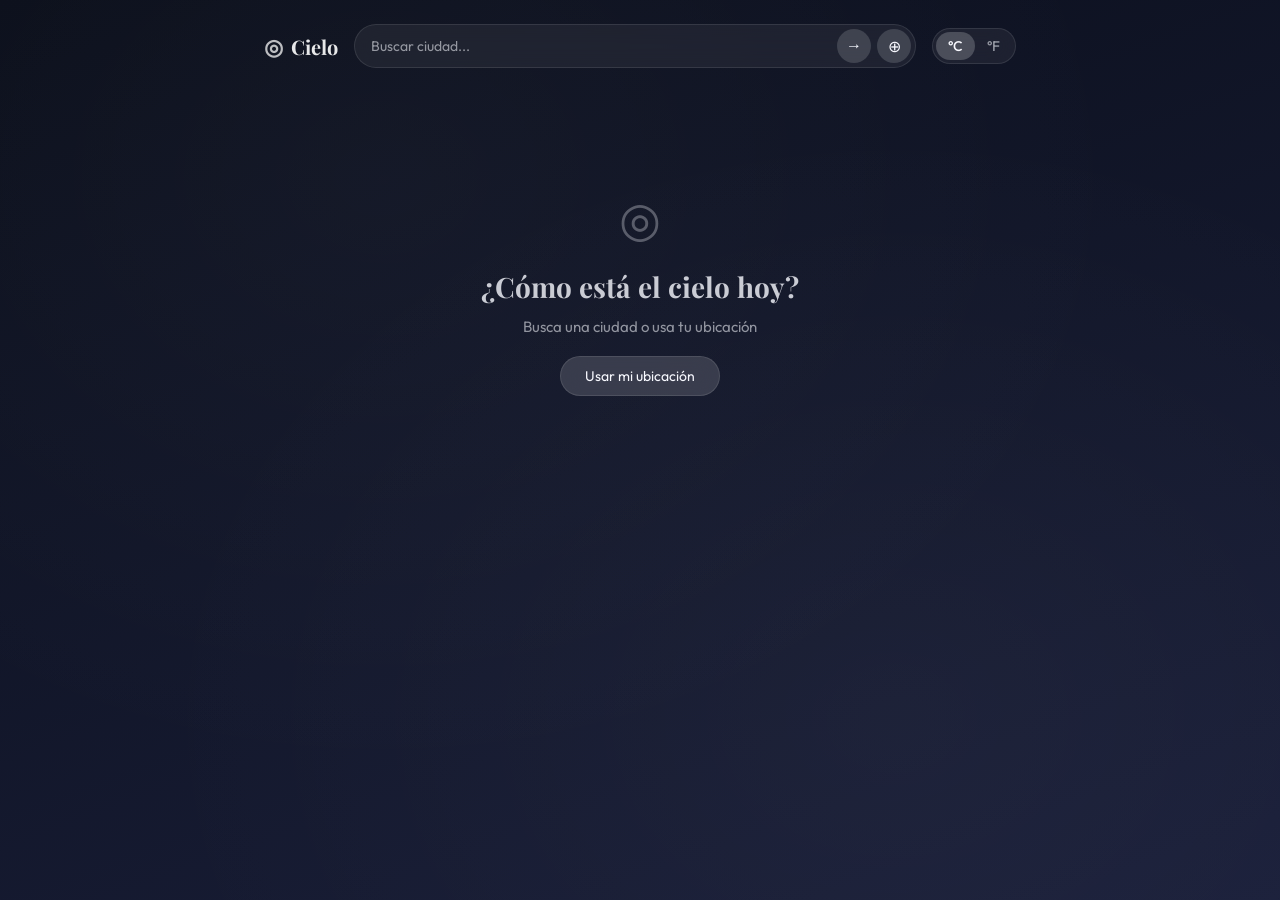
<file: Cielo/index.html>
<!DOCTYPE html>
<html lang="es">
<head>
  <meta charset="UTF-8"/>
  <meta name="viewport" content="width=device-width, initial-scale=1.0"/>
  <title>Cielo — App del Tiempo</title>
  <link rel="stylesheet" href="style.css"/>
</head>
<body>
  <div class="bg-scene" id="bg-scene">
    <div class="bg-layer layer-1"></div>
    <div class="bg-layer layer-2"></div>
    <div class="particles" id="particles"></div>
  </div>

  <div class="app">
    <!-- Search bar -->
    <header class="header">
      <div class="brand">
        <span class="brand-icon">◎</span>
        <span>Cielo</span>
      </div>
      <div class="search-wrap">
        <input type="text" id="search-input" placeholder="Buscar ciudad..." autocomplete="off"/>
        <button class="search-btn" id="search-btn">→</button>
        <button class="geo-btn" id="geo-btn" title="Usar mi ubicación">⊕</button>
        <ul class="autocomplete" id="autocomplete"></ul>
      </div>
      <div class="unit-toggle">
        <button class="unit-btn active" id="btn-celsius">°C</button>
        <button class="unit-btn" id="btn-fahrenheit">°F</button>
      </div>
    </header>

    <!-- Main weather -->
    <main class="main" id="main">
      <div class="loading-state" id="loading">
        <div class="spinner"></div>
        <p>Obteniendo el tiempo...</p>
      </div>

      <div class="weather-content" id="weather-content" style="display:none">
        <div class="current-weather">
          <div class="location-info">
            <h1 id="city-name">—</h1>
            <p id="country-name" class="country"></p>
            <p id="weather-desc" class="desc"></p>
          </div>
          <div class="temp-display">
            <span id="temp-main" class="temp-main">—</span>
            <span class="temp-unit-label" id="temp-unit-label">°C</span>
          </div>
        </div>

        <div class="stats-row">
          <div class="stat-card">
            <div class="stat-icon">💧</div>
            <div class="stat-value" id="humidity">—</div>
            <div class="stat-label">Humedad</div>
          </div>
          <div class="stat-card">
            <div class="stat-icon">💨</div>
            <div class="stat-value" id="wind">—</div>
            <div class="stat-label">Viento</div>
          </div>
          <div class="stat-card">
            <div class="stat-icon">👁️</div>
            <div class="stat-value" id="visibility">—</div>
            <div class="stat-label">Visibilidad</div>
          </div>
          <div class="stat-card">
            <div class="stat-icon">🌡️</div>
            <div class="stat-value" id="feels-like">—</div>
            <div class="stat-label">Sensación</div>
          </div>
        </div>

        <!-- 5-day forecast -->
        <section class="forecast-section">
          <h2 class="section-title">Próximos 5 días</h2>
          <div class="forecast-list" id="forecast-list"></div>
        </section>
      </div>

      <div class="error-state" id="error-state" style="display:none">
        <div class="error-icon">⚠</div>
        <p id="error-msg">Algo salió mal</p>
        <button class="btn-retry" id="btn-retry">Reintentar</button>
      </div>

      <div class="welcome-state" id="welcome-state">
        <div class="welcome-icon">◎</div>
        <h2>¿Cómo está el cielo hoy?</h2>
        <p>Busca una ciudad o usa tu ubicación</p>
        <button class="btn-geo-welcome" id="btn-geo-welcome">Usar mi ubicación</button>
      </div>
    </main>
  </div>

  <script src="app.js"></script>
</body>
</html>
</file>
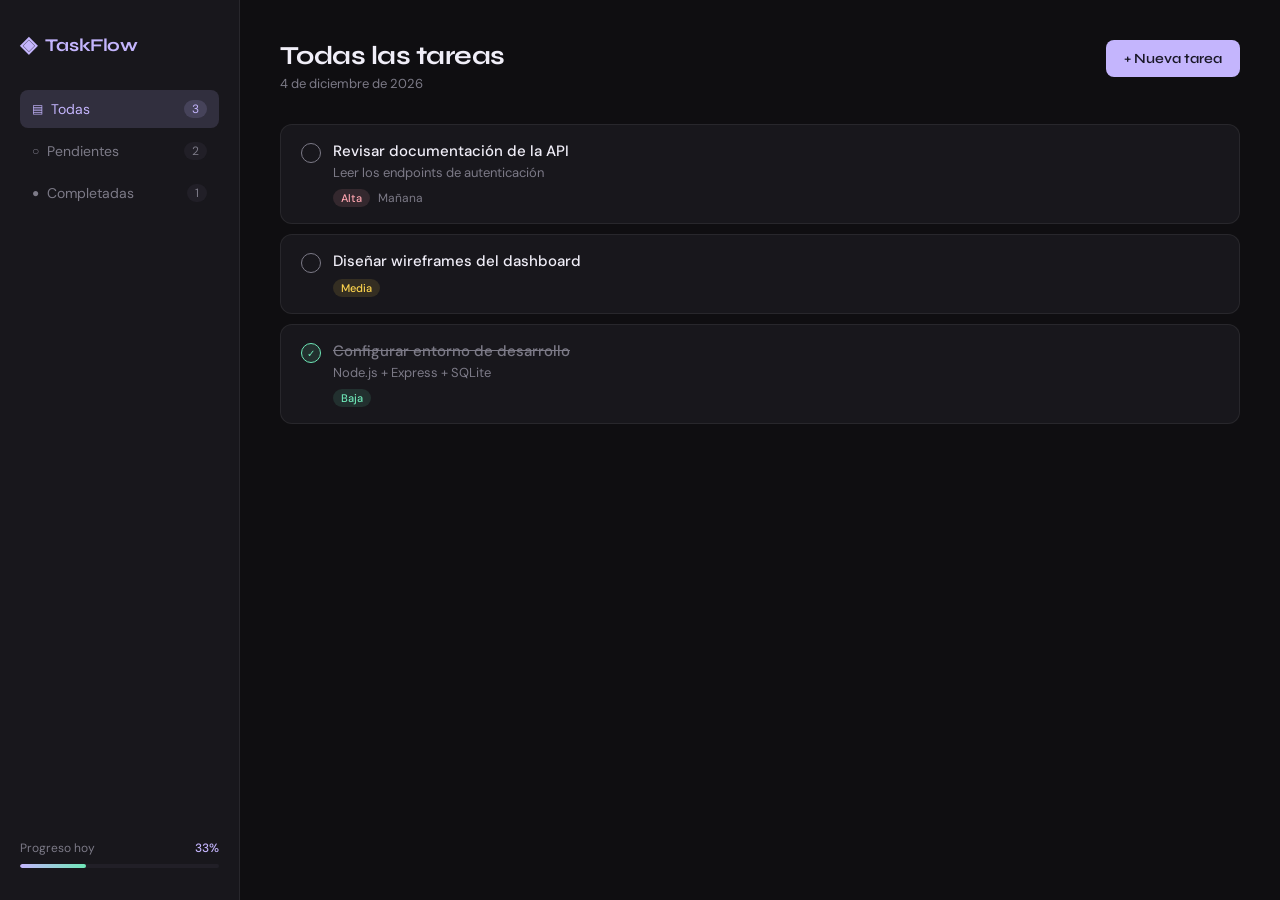
<file: TaskFlow/index.html>
<!DOCTYPE html>
<html lang="es">
<head>
  <meta charset="UTF-8" />
  <meta name="viewport" content="width=device-width, initial-scale=1.0"/>
  <title>TaskFlow — Gestor de Tareas</title>
  <link rel="stylesheet" href="style.css" />
</head>
<body>
  <div class="app">
    <!-- Sidebar -->
    <aside class="sidebar">
      <div class="logo">
        <span class="logo-icon">◈</span>
        <span>TaskFlow</span>
      </div>
      <nav class="filters">
        <button class="filter-btn active" data-filter="all">
          <span class="filter-icon">▤</span> Todas
          <span class="count" id="count-all">0</span>
        </button>
        <button class="filter-btn" data-filter="pending">
          <span class="filter-icon">○</span> Pendientes
          <span class="count" id="count-pending">0</span>
        </button>
        <button class="filter-btn" data-filter="done">
          <span class="filter-icon">●</span> Completadas
          <span class="count" id="count-done">0</span>
        </button>
      </nav>
      <div class="sidebar-footer">
        <div class="progress-label">
          <span>Progreso hoy</span>
          <span id="progress-text">0%</span>
        </div>
        <div class="progress-bar">
          <div class="progress-fill" id="progress-fill"></div>
        </div>
      </div>
    </aside>

    <!-- Main -->
    <main class="main">
      <header class="top-bar">
        <div>
          <h1 id="filter-title">Todas las tareas</h1>
          <p class="date" id="today-date"></p>
        </div>
        <button class="btn-new" id="btn-open-modal">+ Nueva tarea</button>
      </header>

      <div class="task-list" id="task-list"></div>

      <div class="empty-state" id="empty-state" style="display:none">
        <div class="empty-icon">✦</div>
        <p>No hay tareas aquí</p>
        <span>Añade una nueva para empezar</span>
      </div>
    </main>
  </div>

  <!-- Modal -->
  <div class="modal-overlay" id="modal-overlay">
    <div class="modal">
      <div class="modal-header">
        <h2 id="modal-title">Nueva tarea</h2>
        <button class="modal-close" id="modal-close">✕</button>
      </div>
      <div class="modal-body">
        <div class="field">
          <label>Título</label>
          <input type="text" id="input-title" placeholder="¿Qué necesitas hacer?" />
        </div>
        <div class="field">
          <label>Descripción (opcional)</label>
          <textarea id="input-desc" rows="3" placeholder="Añade más detalles..."></textarea>
        </div>
        <div class="field-row">
          <div class="field">
            <label>Prioridad</label>
            <select id="input-priority">
              <option value="low">Baja</option>
              <option value="medium" selected>Media</option>
              <option value="high">Alta</option>
            </select>
          </div>
          <div class="field">
            <label>Fecha límite</label>
            <input type="date" id="input-date" />
          </div>
        </div>
      </div>
      <div class="modal-footer">
        <button class="btn-cancel" id="btn-cancel">Cancelar</button>
        <button class="btn-save" id="btn-save">Guardar tarea</button>
      </div>
    </div>
  </div>

  <script src="app.js"></script>
</body>
</html>
</file>
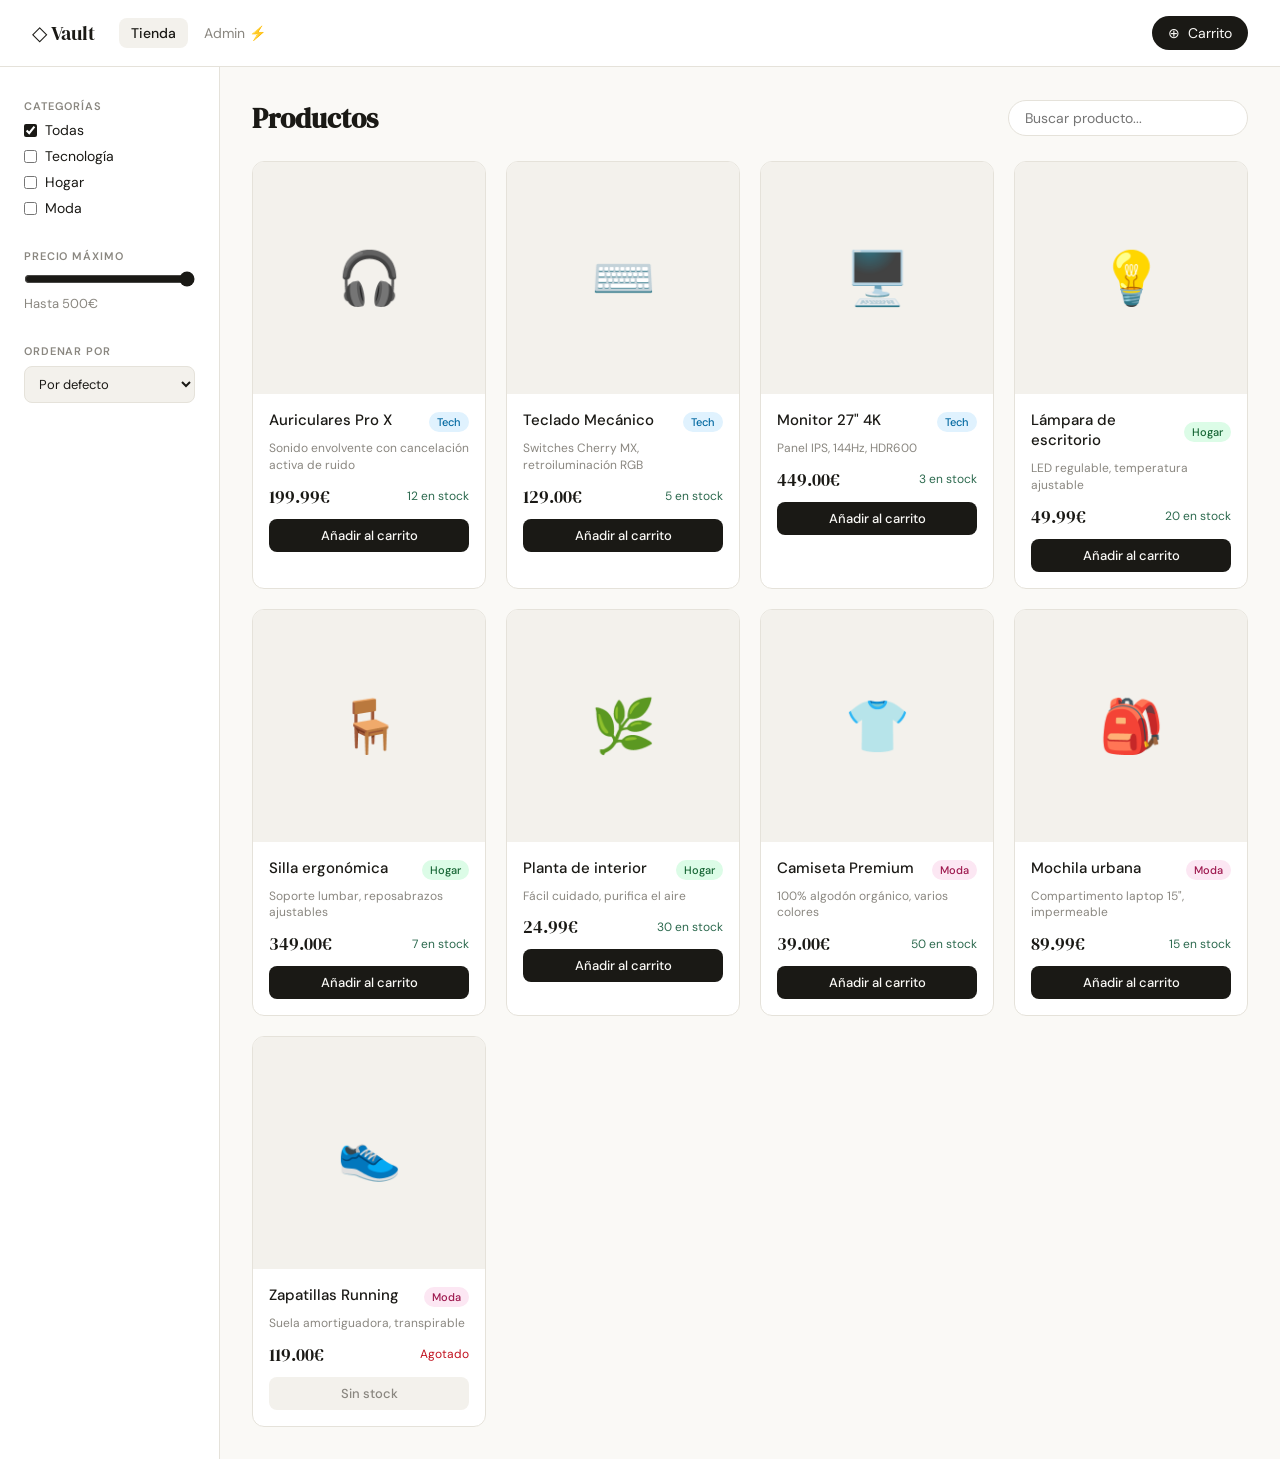
<file: Vault/index.html>
<!DOCTYPE html>
<html lang="es">
<head>
  <meta charset="UTF-8"/>
  <meta name="viewport" content="width=device-width, initial-scale=1.0"/>
  <title>Vault — Tienda</title>
  <link rel="stylesheet" href="style.css"/>
</head>
<body>
  <!-- NAV -->
  <nav class="nav">
    <a class="nav-brand" href="#" onclick="showPage('shop')">◇ Vault</a>
    <div class="nav-links">
      <button class="nav-link active" id="nav-shop" onclick="showPage('shop')">Tienda</button>
      <button class="nav-link" id="nav-admin" onclick="showPage('admin')">Admin ⚡</button>
    </div>
    <button class="cart-btn" id="cart-btn">
      <span class="cart-icon">⊕</span>
      <span>Carrito</span>
      <span class="cart-badge" id="cart-badge" style="display:none">0</span>
    </button>
  </nav>

  <!-- SHOP PAGE -->
  <div class="page" id="page-shop">
    <div class="shop-layout">
      <!-- Sidebar filtros -->
      <aside class="shop-sidebar">
        <div class="filter-group">
          <div class="filter-title">Categorías</div>
          <label class="filter-item"><input type="checkbox" value="all" checked onchange="filterProducts()"> Todas</label>
          <label class="filter-item"><input type="checkbox" value="tech" onchange="filterProducts()"> Tecnología</label>
          <label class="filter-item"><input type="checkbox" value="home" onchange="filterProducts()"> Hogar</label>
          <label class="filter-item"><input type="checkbox" value="fashion" onchange="filterProducts()"> Moda</label>
        </div>
        <div class="filter-group">
          <div class="filter-title">Precio máximo</div>
          <input type="range" min="0" max="500" value="500" id="price-range" oninput="updatePriceFilter(this.value)"/>
          <div class="price-label">Hasta <span id="price-label">500</span>€</div>
        </div>
        <div class="filter-group">
          <div class="filter-title">Ordenar por</div>
          <select id="sort-select" onchange="filterProducts()">
            <option value="default">Por defecto</option>
            <option value="price-asc">Precio: menor a mayor</option>
            <option value="price-desc">Precio: mayor a menor</option>
            <option value="name">Nombre A-Z</option>
          </select>
        </div>
      </aside>

      <!-- Grid productos -->
      <div class="shop-main">
        <div class="shop-header">
          <h1 class="shop-title">Productos</h1>
          <div class="search-bar">
            <input type="text" id="product-search" placeholder="Buscar producto..." oninput="filterProducts()"/>
          </div>
        </div>
        <div class="product-grid" id="product-grid"></div>
      </div>
    </div>
  </div>

  <!-- ADMIN PAGE -->
  <div class="page" id="page-admin" style="display:none">
    <div class="admin-layout">
      <div class="admin-header">
        <h1>Panel de administración</h1>
        <button class="btn-primary" onclick="openProductModal()">+ Añadir producto</button>
      </div>

      <!-- Stats -->
      <div class="stats-grid">
        <div class="stat-card">
          <div class="stat-val" id="stat-products">0</div>
          <div class="stat-name">Productos</div>
        </div>
        <div class="stat-card">
          <div class="stat-val" id="stat-orders">0</div>
          <div class="stat-name">Pedidos simulados</div>
        </div>
        <div class="stat-card">
          <div class="stat-val" id="stat-revenue">0€</div>
          <div class="stat-name">Ingresos (demo)</div>
        </div>
        <div class="stat-card">
          <div class="stat-val" id="stat-stock">0</div>
          <div class="stat-name">Unidades en stock</div>
        </div>
      </div>

      <!-- Table -->
      <div class="admin-table-wrap">
        <table class="admin-table" id="admin-table">
          <thead>
            <tr>
              <th>Producto</th>
              <th>Categoría</th>
              <th>Precio</th>
              <th>Stock</th>
              <th>Acciones</th>
            </tr>
          </thead>
          <tbody id="admin-tbody"></tbody>
        </table>
      </div>
    </div>
  </div>

  <!-- CARRITO -->
  <div class="cart-overlay" id="cart-overlay" onclick="if(event.target===this)closeCart()"></div>
  <div class="cart-panel" id="cart-panel">
    <div class="cart-header">
      <h2>Tu carrito</h2>
      <button class="cart-close" onclick="closeCart()">✕</button>
    </div>
    <div class="cart-items" id="cart-items"></div>
    <div class="cart-empty" id="cart-empty">
      <div>⊕</div>
      <p>Tu carrito está vacío</p>
    </div>
    <div class="cart-footer" id="cart-footer" style="display:none">
      <div class="cart-total">
        <span>Total</span>
        <span id="cart-total-price">0€</span>
      </div>
      <button class="btn-checkout" onclick="checkout()">Finalizar compra (demo)</button>
    </div>
  </div>

  <!-- PRODUCT MODAL (admin) -->
  <div class="modal-overlay" id="product-modal-overlay">
    <div class="modal">
      <div class="modal-header">
        <h2 id="product-modal-title">Nuevo producto</h2>
        <button onclick="closeProductModal()">✕</button>
      </div>
      <div class="modal-body">
        <input type="hidden" id="edit-product-id"/>
        <div class="field"><label>Nombre</label><input type="text" id="edit-name" placeholder="Nombre del producto"/></div>
        <div class="field"><label>Precio (€)</label><input type="number" id="edit-price" min="0" step="0.01"/></div>
        <div class="field">
          <label>Categoría</label>
          <select id="edit-category">
            <option value="tech">Tecnología</option>
            <option value="home">Hogar</option>
            <option value="fashion">Moda</option>
          </select>
        </div>
        <div class="field"><label>Stock</label><input type="number" id="edit-stock" min="0"/></div>
        <div class="field"><label>Descripción</label><textarea id="edit-desc" rows="3"></textarea></div>
        <div class="field"><label>Emoji del producto</label><input type="text" id="edit-emoji" placeholder="📱"/></div>
      </div>
      <div class="modal-footer">
        <button onclick="closeProductModal()" class="btn-secondary">Cancelar</button>
        <button onclick="saveProduct()" class="btn-primary">Guardar</button>
      </div>
    </div>
  </div>

  <!-- TOAST -->
  <div class="toast" id="toast"></div>

  <script src="app.js"></script>
</body>
</html>
</file>
<file: Cielo/style.css>
@import url('https://fonts.googleapis.com/css2?family=Playfair+Display:wght@400;700&family=Outfit:wght@300;400;500;600&display=swap');

*, *::before, *::after { box-sizing: border-box; margin: 0; padding: 0; }

:root {
  --bg: #0a0e1a;
  --surface: rgba(255,255,255,0.06);
  --surface-hover: rgba(255,255,255,0.1);
  --border: rgba(255,255,255,0.1);
  --text: #f8f9ff;
  --muted: rgba(248,249,255,0.55);
  --radius: 16px;
  --font-display: 'Playfair Display', serif;
  --font-body: 'Outfit', sans-serif;

  /* Scene colors — overridden by JS */
  --sky-a: #0a0e1a;
  --sky-b: #1a1f3a;
  --particle-color: rgba(255,255,255,0.6);
}

body {
  font-family: var(--font-body);
  color: var(--text);
  min-height: 100vh;
  overflow-x: hidden;
}

/* BACKGROUND */
.bg-scene {
  position: fixed; inset: 0;
  z-index: 0;
  transition: background 1.5s ease;
  background: linear-gradient(160deg, var(--sky-a) 0%, var(--sky-b) 100%);
}
.bg-layer { position: absolute; inset: 0; transition: opacity 1.5s ease; }
.layer-1 { background: radial-gradient(ellipse at 30% 20%, rgba(255,255,255,0.03) 0%, transparent 60%); }
.layer-2 { background: radial-gradient(ellipse at 70% 80%, rgba(255,255,255,0.03) 0%, transparent 60%); }

.particles { position: absolute; inset: 0; pointer-events: none; overflow: hidden; }
.particle {
  position: absolute;
  border-radius: 50%;
  background: var(--particle-color);
  animation: fall linear infinite;
  opacity: 0;
}
@keyframes fall {
  0% { transform: translateY(-20px); opacity: 0; }
  10% { opacity: 1; }
  90% { opacity: 0.6; }
  100% { transform: translateY(110vh); opacity: 0; }
}

/* APP */
.app {
  position: relative; z-index: 1;
  min-height: 100vh;
  display: flex;
  flex-direction: column;
  max-width: 800px;
  margin: 0 auto;
  padding: 0 1.5rem;
}

/* HEADER */
.header {
  display: flex;
  align-items: center;
  gap: 1rem;
  padding: 1.5rem 0;
  flex-wrap: wrap;
}

.brand {
  font-family: var(--font-display);
  font-size: 20px;
  font-weight: 700;
  display: flex;
  align-items: center;
  gap: 8px;
  color: rgba(255,255,255,0.9);
  white-space: nowrap;
}
.brand-icon { font-size: 22px; opacity: 0.8; }

.search-wrap {
  flex: 1;
  display: flex;
  align-items: center;
  gap: 6px;
  background: var(--surface);
  border: 1px solid var(--border);
  border-radius: 99px;
  padding: 4px 4px 4px 16px;
  position: relative;
  min-width: 200px;
  backdrop-filter: blur(12px);
}

#search-input {
  flex: 1;
  background: none;
  border: none;
  outline: none;
  color: var(--text);
  font-family: var(--font-body);
  font-size: 14px;
}
#search-input::placeholder { color: var(--muted); }

.search-btn, .geo-btn {
  background: rgba(255,255,255,0.15);
  border: none;
  border-radius: 99px;
  color: var(--text);
  cursor: pointer;
  width: 34px; height: 34px;
  display: flex; align-items: center; justify-content: center;
  font-size: 16px;
  transition: background 0.15s;
  flex-shrink: 0;
}
.search-btn:hover, .geo-btn:hover { background: rgba(255,255,255,0.25); }

.autocomplete {
  position: absolute;
  top: calc(100% + 8px);
  left: 0; right: 0;
  background: rgba(15,20,40,0.95);
  border: 1px solid var(--border);
  border-radius: var(--radius);
  backdrop-filter: blur(20px);
  list-style: none;
  overflow: hidden;
  z-index: 50;
  display: none;
}
.autocomplete.visible { display: block; }
.autocomplete li {
  padding: 10px 16px;
  font-size: 14px;
  cursor: pointer;
  color: var(--muted);
  transition: all 0.1s;
}
.autocomplete li:hover { background: var(--surface-hover); color: var(--text); }

.unit-toggle {
  display: flex;
  background: var(--surface);
  border: 1px solid var(--border);
  border-radius: 99px;
  padding: 3px;
  backdrop-filter: blur(12px);
}
.unit-btn {
  background: none; border: none;
  color: var(--muted);
  font-family: var(--font-body);
  font-size: 14px; font-weight: 500;
  padding: 5px 12px;
  border-radius: 99px;
  cursor: pointer;
  transition: all 0.15s;
}
.unit-btn.active { background: rgba(255,255,255,0.2); color: var(--text); }

/* MAIN */
.main { flex: 1; padding-bottom: 3rem; }

/* Loading */
.loading-state {
  display: flex; flex-direction: column;
  align-items: center; justify-content: center;
  gap: 1rem; padding: 6rem 2rem;
  color: var(--muted); font-size: 14px;
}
.spinner {
  width: 32px; height: 32px;
  border: 2px solid var(--border);
  border-top-color: rgba(255,255,255,0.6);
  border-radius: 50%;
  animation: spin 0.7s linear infinite;
}
@keyframes spin { to { transform: rotate(360deg); } }

/* Welcome */
.welcome-state {
  display: flex; flex-direction: column;
  align-items: center; justify-content: center;
  text-align: center;
  gap: 12px; padding: 6rem 2rem;
}
.welcome-icon { font-size: 48px; opacity: 0.3; margin-bottom: 8px; }
.welcome-state h2 { font-family: var(--font-display); font-size: 28px; font-weight: 700; opacity: 0.8; }
.welcome-state p { color: var(--muted); font-size: 15px; }
.btn-geo-welcome {
  margin-top: 8px;
  background: rgba(255,255,255,0.15);
  border: 1px solid var(--border);
  border-radius: 99px;
  color: var(--text);
  font-family: var(--font-body);
  font-size: 14px; padding: 10px 24px;
  cursor: pointer;
  transition: background 0.15s;
  backdrop-filter: blur(12px);
}
.btn-geo-welcome:hover { background: rgba(255,255,255,0.25); }

/* Error */
.error-state {
  display: flex; flex-direction: column;
  align-items: center; gap: 12px;
  padding: 5rem 2rem; text-align: center;
  color: var(--muted);
}
.error-icon { font-size: 32px; }
.btn-retry {
  background: rgba(255,255,255,0.1); border: 1px solid var(--border);
  border-radius: 99px; color: var(--text);
  font-family: var(--font-body); font-size: 14px;
  padding: 8px 20px; cursor: pointer;
  transition: background 0.15s;
}
.btn-retry:hover { background: rgba(255,255,255,0.2); }

/* CURRENT WEATHER */
.weather-content { animation: fadeIn 0.5s ease; }
@keyframes fadeIn { from { opacity: 0; transform: translateY(10px); } to { opacity: 1; transform: translateY(0); } }

.current-weather {
  display: flex;
  justify-content: space-between;
  align-items: flex-start;
  padding: 2rem 0 1.5rem;
  gap: 1rem;
}
.location-info h1 {
  font-family: var(--font-display);
  font-size: 40px;
  font-weight: 700;
  letter-spacing: -0.02em;
  line-height: 1.1;
}
.country { font-size: 14px; color: var(--muted); margin-top: 6px; }
.desc {
  font-size: 16px;
  color: rgba(255,255,255,0.75);
  margin-top: 8px;
  text-transform: capitalize;
}

.temp-display {
  display: flex;
  align-items: flex-start;
  gap: 4px;
  flex-shrink: 0;
}
.temp-main {
  font-family: var(--font-display);
  font-size: 80px;
  font-weight: 700;
  line-height: 1;
  letter-spacing: -0.04em;
}
.temp-unit-label {
  font-size: 24px;
  font-weight: 300;
  margin-top: 12px;
  opacity: 0.6;
}

/* STATS */
.stats-row {
  display: grid;
  grid-template-columns: repeat(4, 1fr);
  gap: 10px;
  margin-bottom: 2rem;
}
.stat-card {
  background: var(--surface);
  border: 1px solid var(--border);
  border-radius: var(--radius);
  padding: 1rem;
  text-align: center;
  backdrop-filter: blur(12px);
  transition: background 0.15s;
}
.stat-card:hover { background: var(--surface-hover); }
.stat-icon { font-size: 20px; margin-bottom: 6px; }
.stat-value { font-size: 18px; font-weight: 600; }
.stat-label { font-size: 12px; color: var(--muted); margin-top: 2px; }

/* FORECAST */
.section-title {
  font-family: var(--font-display);
  font-size: 18px;
  font-weight: 700;
  opacity: 0.8;
  margin-bottom: 12px;
}
.forecast-list {
  display: flex;
  flex-direction: column;
  gap: 8px;
}
.forecast-item {
  background: var(--surface);
  border: 1px solid var(--border);
  border-radius: var(--radius);
  padding: 1rem 1.5rem;
  display: flex;
  align-items: center;
  gap: 1rem;
  backdrop-filter: blur(12px);
  transition: background 0.15s;
}
.forecast-item:hover { background: var(--surface-hover); }
.forecast-day { font-size: 14px; font-weight: 500; width: 80px; }
.forecast-icon { font-size: 24px; }
.forecast-desc { flex: 1; font-size: 13px; color: var(--muted); text-transform: capitalize; }
.forecast-temps {
  display: flex;
  gap: 12px;
  font-size: 14px;
}
.temp-max { font-weight: 600; }
.temp-min { color: var(--muted); }

/* Humidity bar */
.forecast-humidity-bar {
  width: 60px;
  height: 4px;
  background: rgba(255,255,255,0.1);
  border-radius: 99px;
  overflow: hidden;
}
.forecast-humidity-fill {
  height: 100%;
  background: rgba(100,180,255,0.7);
  border-radius: 99px;
}

@media (max-width: 560px) {
  .stats-row { grid-template-columns: repeat(2, 1fr); }
  .temp-main { font-size: 60px; }
  .location-info h1 { font-size: 28px; }
  .forecast-item { padding: 0.75rem 1rem; }
  .forecast-desc, .forecast-humidity-bar { display: none; }
  .header { flex-wrap: wrap; }
}
</file>
<file: TaskFlow/style.css>
@import url('https://fonts.googleapis.com/css2?family=Syne:wght@400;500;600;700&family=DM+Sans:wght@300;400;500&display=swap');

*, *::before, *::after { box-sizing: border-box; margin: 0; padding: 0; }

:root {
  --bg: #0f0e11;
  --surface: #18171c;
  --surface2: #211f27;
  --border: rgba(255,255,255,0.07);
  --text: #f0eef8;
  --muted: #7c7a87;
  --accent: #c4b5fd;
  --accent-dim: rgba(196,181,253,0.15);
  --green: #6ee7b7;
  --green-dim: rgba(110,231,183,0.12);
  --red: #fda4af;
  --red-dim: rgba(253,164,175,0.12);
  --amber: #fcd34d;
  --amber-dim: rgba(252,211,77,0.12);
  --radius: 12px;
  --radius-sm: 8px;
  --font-display: 'Syne', sans-serif;
  --font-body: 'DM Sans', sans-serif;
}

body {
  font-family: var(--font-body);
  background: var(--bg);
  color: var(--text);
  min-height: 100vh;
  font-size: 15px;
}

.app {
  display: grid;
  grid-template-columns: 240px 1fr;
  min-height: 100vh;
}

/* SIDEBAR */
.sidebar {
  background: var(--surface);
  border-right: 1px solid var(--border);
  padding: 2rem 1.25rem;
  display: flex;
  flex-direction: column;
  gap: 2rem;
  position: sticky;
  top: 0;
  height: 100vh;
}

.logo {
  font-family: var(--font-display);
  font-size: 18px;
  font-weight: 700;
  display: flex;
  align-items: center;
  gap: 8px;
  color: var(--accent);
  letter-spacing: -0.02em;
}
.logo-icon { font-size: 22px; }

.filters { display: flex; flex-direction: column; gap: 4px; }

.filter-btn {
  display: flex;
  align-items: center;
  gap: 8px;
  background: none;
  border: none;
  color: var(--muted);
  font-family: var(--font-body);
  font-size: 14px;
  padding: 10px 12px;
  border-radius: var(--radius-sm);
  cursor: pointer;
  transition: all 0.15s;
  text-align: left;
  width: 100%;
}
.filter-btn:hover { background: var(--surface2); color: var(--text); }
.filter-btn.active { background: var(--accent-dim); color: var(--accent); }
.filter-icon { font-size: 12px; }
.count {
  margin-left: auto;
  background: var(--surface2);
  border-radius: 99px;
  padding: 1px 8px;
  font-size: 12px;
  color: var(--muted);
}
.filter-btn.active .count { background: var(--accent-dim); color: var(--accent); }

.sidebar-footer { margin-top: auto; }
.progress-label {
  display: flex;
  justify-content: space-between;
  font-size: 12px;
  color: var(--muted);
  margin-bottom: 8px;
}
#progress-text { color: var(--accent); font-weight: 500; }
.progress-bar {
  height: 4px;
  background: var(--surface2);
  border-radius: 99px;
  overflow: hidden;
}
.progress-fill {
  height: 100%;
  background: linear-gradient(90deg, var(--accent), var(--green));
  border-radius: 99px;
  width: 0%;
  transition: width 0.4s ease;
}

/* MAIN */
.main { padding: 2.5rem 2.5rem; }

.top-bar {
  display: flex;
  justify-content: space-between;
  align-items: flex-start;
  margin-bottom: 2rem;
}

h1 {
  font-family: var(--font-display);
  font-size: 26px;
  font-weight: 700;
  letter-spacing: -0.02em;
}

.date {
  font-size: 13px;
  color: var(--muted);
  margin-top: 4px;
}

.btn-new {
  background: var(--accent);
  color: #1a1828;
  border: none;
  border-radius: var(--radius-sm);
  padding: 10px 18px;
  font-family: var(--font-display);
  font-size: 14px;
  font-weight: 600;
  cursor: pointer;
  transition: opacity 0.15s, transform 0.1s;
}
.btn-new:hover { opacity: 0.9; transform: translateY(-1px); }
.btn-new:active { transform: scale(0.98); }

/* TASK LIST */
.task-list { display: flex; flex-direction: column; gap: 10px; }

.task-item {
  background: var(--surface);
  border: 1px solid var(--border);
  border-radius: var(--radius);
  padding: 1rem 1.25rem;
  display: flex;
  align-items: flex-start;
  gap: 12px;
  transition: border-color 0.15s, transform 0.15s;
  animation: slideIn 0.2s ease;
  cursor: grab;
}
.task-item:hover { border-color: rgba(255,255,255,0.15); transform: translateX(2px); }
.task-item.dragging { opacity: 0.4; transform: scale(0.98); }
.task-item.drag-over { border-color: var(--accent); background: var(--accent-dim); }

@keyframes slideIn {
  from { opacity: 0; transform: translateY(8px); }
  to { opacity: 1; transform: translateY(0); }
}

.task-check {
  width: 20px;
  height: 20px;
  border-radius: 50%;
  border: 1.5px solid var(--muted);
  background: none;
  cursor: pointer;
  flex-shrink: 0;
  display: flex;
  align-items: center;
  justify-content: center;
  font-size: 10px;
  transition: all 0.2s;
  margin-top: 2px;
}
.task-check:hover { border-color: var(--green); }
.task-item.done .task-check { background: var(--green-dim); border-color: var(--green); color: var(--green); }

.task-body { flex: 1; min-width: 0; }
.task-title {
  font-size: 15px;
  font-weight: 500;
  color: var(--text);
  transition: color 0.2s;
  white-space: nowrap;
  overflow: hidden;
  text-overflow: ellipsis;
}
.task-item.done .task-title {
  text-decoration: line-through;
  color: var(--muted);
}
.task-desc {
  font-size: 13px;
  color: var(--muted);
  margin-top: 3px;
  white-space: nowrap;
  overflow: hidden;
  text-overflow: ellipsis;
}

.task-meta {
  display: flex;
  align-items: center;
  gap: 8px;
  margin-top: 8px;
}

.priority-badge {
  font-size: 11px;
  padding: 2px 8px;
  border-radius: 99px;
  font-weight: 500;
}
.priority-high { background: var(--red-dim); color: var(--red); }
.priority-medium { background: var(--amber-dim); color: var(--amber); }
.priority-low { background: var(--green-dim); color: var(--green); }

.task-date { font-size: 12px; color: var(--muted); }
.task-date.overdue { color: var(--red); }

.task-actions { display: flex; gap: 4px; opacity: 0; transition: opacity 0.15s; }
.task-item:hover .task-actions { opacity: 1; }
.btn-action {
  background: none;
  border: none;
  color: var(--muted);
  cursor: pointer;
  padding: 4px 8px;
  border-radius: 6px;
  font-size: 13px;
  transition: all 0.15s;
}
.btn-action:hover { background: var(--surface2); color: var(--text); }
.btn-action.delete:hover { color: var(--red); }

/* EMPTY STATE */
.empty-state {
  display: flex;
  flex-direction: column;
  align-items: center;
  justify-content: center;
  padding: 5rem 2rem;
  text-align: center;
  gap: 8px;
}
.empty-icon { font-size: 36px; color: var(--accent); opacity: 0.3; margin-bottom: 8px; }
.empty-state p { font-size: 16px; font-weight: 500; color: var(--muted); }
.empty-state span { font-size: 13px; color: var(--muted); opacity: 0.6; }

/* MODAL */
.modal-overlay {
  position: fixed; inset: 0;
  background: rgba(0,0,0,0.6);
  backdrop-filter: blur(4px);
  display: none;
  align-items: center;
  justify-content: center;
  z-index: 100;
  padding: 1rem;
}
.modal-overlay.open { display: flex; }

.modal {
  background: var(--surface);
  border: 1px solid var(--border);
  border-radius: 16px;
  width: 100%;
  max-width: 480px;
  animation: modalIn 0.2s ease;
}
@keyframes modalIn {
  from { opacity: 0; transform: scale(0.96) translateY(8px); }
  to { opacity: 1; transform: scale(1) translateY(0); }
}

.modal-header {
  display: flex;
  justify-content: space-between;
  align-items: center;
  padding: 1.25rem 1.5rem;
  border-bottom: 1px solid var(--border);
}
.modal-header h2 {
  font-family: var(--font-display);
  font-size: 18px;
  font-weight: 600;
}
.modal-close {
  background: var(--surface2); border: none; color: var(--muted);
  width: 30px; height: 30px; border-radius: 50%;
  cursor: pointer; font-size: 12px; transition: all 0.15s;
}
.modal-close:hover { color: var(--text); background: rgba(255,255,255,0.1); }

.modal-body { padding: 1.5rem; display: flex; flex-direction: column; gap: 1rem; }

.field { display: flex; flex-direction: column; gap: 6px; }
.field label { font-size: 12px; font-weight: 500; color: var(--muted); text-transform: uppercase; letter-spacing: 0.05em; }
.field input, .field textarea, .field select {
  background: var(--surface2);
  border: 1px solid var(--border);
  border-radius: var(--radius-sm);
  color: var(--text);
  font-family: var(--font-body);
  font-size: 14px;
  padding: 10px 12px;
  outline: none;
  transition: border-color 0.15s;
  resize: none;
}
.field input:focus, .field textarea:focus, .field select:focus { border-color: var(--accent); }
.field select option { background: var(--surface2); }
.field-row { display: grid; grid-template-columns: 1fr 1fr; gap: 12px; }

.modal-footer {
  padding: 1rem 1.5rem;
  border-top: 1px solid var(--border);
  display: flex;
  justify-content: flex-end;
  gap: 8px;
}
.btn-cancel {
  background: none; border: 1px solid var(--border);
  border-radius: var(--radius-sm); color: var(--muted);
  padding: 9px 16px; font-size: 14px; cursor: pointer;
  transition: all 0.15s;
}
.btn-cancel:hover { border-color: rgba(255,255,255,0.2); color: var(--text); }
.btn-save {
  background: var(--accent); border: none; color: #1a1828;
  border-radius: var(--radius-sm); font-family: var(--font-display);
  font-size: 14px; font-weight: 600; padding: 9px 20px;
  cursor: pointer; transition: opacity 0.15s;
}
.btn-save:hover { opacity: 0.85; }

@media (max-width: 640px) {
  .app { grid-template-columns: 1fr; }
  .sidebar { height: auto; position: static; flex-direction: row; flex-wrap: wrap; padding: 1rem; }
  .filters { flex-direction: row; }
  .sidebar-footer { display: none; }
  .main { padding: 1.25rem; }
}
</file>
<file: Vault/style.css>
@import url('https://fonts.googleapis.com/css2?family=DM+Serif+Display&family=DM+Sans:wght@300;400;500;600&display=swap');

*, *::before, *::after { box-sizing: border-box; margin: 0; padding: 0; }

:root {
  --bg: #faf9f6;
  --surface: #ffffff;
  --surface2: #f3f1ec;
  --border: #e5e2da;
  --text: #1a1915;
  --muted: #8a8780;
  --accent: #1a1915;
  --accent-fg: #faf9f6;
  --green: #2d6a4f;
  --red: #c1121f;
  --radius: 12px;
  --font-display: 'DM Serif Display', serif;
  --font-body: 'DM Sans', sans-serif;
  --shadow: 0 1px 3px rgba(0,0,0,0.06), 0 4px 12px rgba(0,0,0,0.04);
}

body {
  font-family: var(--font-body);
  background: var(--bg);
  color: var(--text);
  font-size: 15px;
}

/* NAV */
.nav {
  display: flex;
  align-items: center;
  gap: 1.5rem;
  padding: 1rem 2rem;
  background: var(--surface);
  border-bottom: 1px solid var(--border);
  position: sticky;
  top: 0;
  z-index: 40;
}
.nav-brand {
  font-family: var(--font-display);
  font-size: 20px;
  text-decoration: none;
  color: var(--text);
  letter-spacing: -0.01em;
}
.nav-links { display: flex; gap: 4px; margin-right: auto; }
.nav-link {
  background: none; border: none;
  color: var(--muted); font-family: var(--font-body);
  font-size: 14px; padding: 6px 12px; border-radius: 8px;
  cursor: pointer; transition: all 0.15s;
}
.nav-link:hover { background: var(--surface2); color: var(--text); }
.nav-link.active { background: var(--surface2); color: var(--text); font-weight: 500; }

.cart-btn {
  display: flex; align-items: center; gap: 8px;
  background: var(--accent); color: var(--accent-fg);
  border: none; border-radius: 99px;
  font-family: var(--font-body); font-size: 14px;
  padding: 8px 16px; cursor: pointer;
  transition: opacity 0.15s;
  position: relative;
}
.cart-btn:hover { opacity: 0.85; }
.cart-badge {
  background: #ef4444; color: white;
  font-size: 11px; font-weight: 600;
  width: 18px; height: 18px;
  border-radius: 50%;
  display: flex; align-items: center; justify-content: center;
  position: absolute; top: -4px; right: -4px;
}

/* SHOP */
.shop-layout { display: grid; grid-template-columns: 220px 1fr; min-height: calc(100vh - 58px); }

.shop-sidebar {
  padding: 2rem 1.5rem;
  border-right: 1px solid var(--border);
  display: flex;
  flex-direction: column;
  gap: 2rem;
  background: var(--surface);
}

.filter-group { display: flex; flex-direction: column; gap: 8px; }
.filter-title { font-size: 11px; font-weight: 600; text-transform: uppercase; letter-spacing: 0.08em; color: var(--muted); }

.filter-item {
  display: flex; align-items: center; gap: 8px;
  font-size: 14px; cursor: pointer; color: var(--text);
}
.filter-item input { accent-color: var(--accent); }

input[type="range"] { width: 100%; accent-color: var(--accent); }
.price-label { font-size: 13px; color: var(--muted); }

select {
  background: var(--surface2); border: 1px solid var(--border);
  border-radius: 8px; color: var(--text);
  font-family: var(--font-body); font-size: 13px;
  padding: 8px 10px; outline: none; width: 100%;
}

/* SHOP MAIN */
.shop-main { padding: 2rem; }
.shop-header {
  display: flex; align-items: center; justify-content: space-between;
  margin-bottom: 1.5rem; gap: 1rem;
}
.shop-title { font-family: var(--font-display); font-size: 28px; }
.search-bar input {
  background: var(--surface); border: 1px solid var(--border);
  border-radius: 99px; padding: 8px 16px;
  font-family: var(--font-body); font-size: 14px; color: var(--text);
  outline: none; width: 240px; transition: border-color 0.15s;
}
.search-bar input:focus { border-color: var(--text); }

.product-grid {
  display: grid;
  grid-template-columns: repeat(auto-fill, minmax(220px, 1fr));
  gap: 1.25rem;
}

.product-card {
  background: var(--surface);
  border: 1px solid var(--border);
  border-radius: var(--radius);
  overflow: hidden;
  transition: box-shadow 0.2s, transform 0.2s;
  cursor: pointer;
  animation: fadeUp 0.3s ease both;
}
@keyframes fadeUp { from { opacity: 0; transform: translateY(12px); } to { opacity: 1; transform: translateY(0); } }
.product-card:hover { box-shadow: var(--shadow); transform: translateY(-2px); }

.product-image {
  aspect-ratio: 1;
  background: var(--surface2);
  display: flex; align-items: center; justify-content: center;
  font-size: 52px;
}
.product-info { padding: 1rem; }
.product-name { font-size: 15px; font-weight: 500; margin-bottom: 4px; }
.product-desc { font-size: 12px; color: var(--muted); margin-bottom: 10px; line-height: 1.4; }
.product-footer { display: flex; align-items: center; justify-content: space-between; }
.product-price { font-family: var(--font-display); font-size: 18px; }
.product-badge {
  font-size: 11px; padding: 3px 8px;
  border-radius: 99px; font-weight: 500;
}
.badge-tech { background: #e0f2fe; color: #0369a1; }
.badge-home { background: #dcfce7; color: #166534; }
.badge-fashion { background: #fce7f3; color: #9d174d; }

.btn-add-cart {
  margin-top: 10px;
  width: 100%; background: var(--accent); color: var(--accent-fg);
  border: none; border-radius: 8px;
  font-family: var(--font-body); font-size: 13px; font-weight: 500;
  padding: 8px; cursor: pointer;
  transition: opacity 0.15s;
}
.btn-add-cart:hover { opacity: 0.8; }
.btn-add-cart:disabled { background: var(--surface2); color: var(--muted); cursor: not-allowed; }

/* ADMIN */
.admin-layout { max-width: 1000px; margin: 0 auto; padding: 2.5rem 2rem; }
.admin-header { display: flex; justify-content: space-between; align-items: center; margin-bottom: 2rem; }
.admin-header h1 { font-family: var(--font-display); font-size: 28px; }

.stats-grid {
  display: grid; grid-template-columns: repeat(4, 1fr);
  gap: 12px; margin-bottom: 2rem;
}
.stat-card {
  background: var(--surface); border: 1px solid var(--border);
  border-radius: var(--radius); padding: 1.25rem; text-align: center;
}
.stat-val { font-family: var(--font-display); font-size: 28px; margin-bottom: 4px; }
.stat-name { font-size: 12px; color: var(--muted); }

.admin-table-wrap { background: var(--surface); border: 1px solid var(--border); border-radius: var(--radius); overflow: hidden; }
.admin-table { width: 100%; border-collapse: collapse; }
.admin-table th {
  background: var(--surface2); text-align: left;
  font-size: 12px; font-weight: 600;
  text-transform: uppercase; letter-spacing: 0.05em;
  color: var(--muted); padding: 12px 16px;
  border-bottom: 1px solid var(--border);
}
.admin-table td { padding: 12px 16px; border-bottom: 1px solid var(--border); font-size: 14px; }
.admin-table tr:last-child td { border-bottom: none; }
.admin-table tr:hover td { background: var(--surface2); }

.stock-low { color: var(--red); font-weight: 500; }
.stock-ok { color: var(--green); }

.btn-edit, .btn-delete {
  background: none; border: 1px solid var(--border);
  border-radius: 6px; padding: 4px 10px;
  font-size: 12px; cursor: pointer;
  transition: all 0.15s;
  font-family: var(--font-body);
}
.btn-edit:hover { background: var(--surface2); }
.btn-delete:hover { background: #fee2e2; border-color: #fca5a5; color: var(--red); }

/* CART */
.cart-overlay {
  position: fixed; inset: 0;
  background: rgba(0,0,0,0.3);
  z-index: 50; display: none;
  backdrop-filter: blur(2px);
}
.cart-overlay.open { display: block; }

.cart-panel {
  position: fixed; top: 0; right: 0; bottom: 0;
  width: 380px; background: var(--surface);
  border-left: 1px solid var(--border);
  z-index: 51;
  transform: translateX(100%);
  transition: transform 0.3s cubic-bezier(0.4,0,0.2,1);
  display: flex; flex-direction: column;
}
.cart-panel.open { transform: translateX(0); }

.cart-header {
  display: flex; justify-content: space-between; align-items: center;
  padding: 1.25rem 1.5rem; border-bottom: 1px solid var(--border);
}
.cart-header h2 { font-family: var(--font-display); font-size: 20px; }
.cart-close {
  background: var(--surface2); border: none;
  width: 30px; height: 30px; border-radius: 50%;
  cursor: pointer; font-size: 12px; color: var(--muted);
  transition: all 0.15s;
}
.cart-close:hover { background: var(--border); color: var(--text); }

.cart-items { flex: 1; overflow-y: auto; padding: 1rem; display: flex; flex-direction: column; gap: 10px; }

.cart-empty {
  flex: 1; display: flex; flex-direction: column;
  align-items: center; justify-content: center;
  gap: 8px; color: var(--muted); font-size: 14px;
  font-size: 32px;
}
.cart-empty div { font-size: 36px; opacity: 0.3; }

.cart-item {
  display: flex; align-items: center; gap: 12px;
  background: var(--surface2); border-radius: 10px; padding: 10px 12px;
}
.cart-item-emoji { font-size: 24px; }
.cart-item-info { flex: 1; min-width: 0; }
.cart-item-name { font-size: 14px; font-weight: 500; white-space: nowrap; overflow: hidden; text-overflow: ellipsis; }
.cart-item-price { font-size: 13px; color: var(--muted); }
.cart-item-qty {
  display: flex; align-items: center; gap: 6px;
  background: var(--surface); border: 1px solid var(--border);
  border-radius: 99px; padding: 2px 4px;
}
.qty-btn {
  background: none; border: none;
  width: 24px; height: 24px; border-radius: 50%;
  cursor: pointer; font-size: 14px; color: var(--text);
  display: flex; align-items: center; justify-content: center;
  transition: background 0.1s;
}
.qty-btn:hover { background: var(--surface2); }
.qty-val { font-size: 14px; font-weight: 500; min-width: 20px; text-align: center; }

.cart-footer { padding: 1rem 1.5rem; border-top: 1px solid var(--border); }
.cart-total {
  display: flex; justify-content: space-between;
  font-weight: 600; font-size: 16px; margin-bottom: 12px;
}
.btn-checkout {
  width: 100%; background: var(--accent); color: var(--accent-fg);
  border: none; border-radius: 10px;
  font-family: var(--font-body); font-size: 15px; font-weight: 500;
  padding: 12px; cursor: pointer; transition: opacity 0.15s;
}
.btn-checkout:hover { opacity: 0.85; }

/* MODAL */
.modal-overlay {
  position: fixed; inset: 0;
  background: rgba(0,0,0,0.4);
  backdrop-filter: blur(4px);
  display: none; align-items: center; justify-content: center;
  z-index: 60; padding: 1rem;
}
.modal-overlay.open { display: flex; }
.modal {
  background: var(--surface); border-radius: 16px;
  border: 1px solid var(--border); width: 100%; max-width: 460px;
  animation: modalIn 0.2s ease;
}
@keyframes modalIn { from { opacity: 0; transform: scale(0.96); } to { opacity: 1; transform: scale(1); } }
.modal-header {
  display: flex; justify-content: space-between; align-items: center;
  padding: 1.25rem 1.5rem; border-bottom: 1px solid var(--border);
}
.modal-header h2 { font-family: var(--font-display); font-size: 20px; }
.modal-header button { background: var(--surface2); border: none; width: 30px; height: 30px; border-radius: 50%; cursor: pointer; color: var(--muted); }
.modal-body { padding: 1.5rem; display: flex; flex-direction: column; gap: 12px; }
.field { display: flex; flex-direction: column; gap: 6px; }
.field label { font-size: 12px; font-weight: 600; color: var(--muted); text-transform: uppercase; letter-spacing: 0.04em; }
.field input, .field textarea, .field select {
  background: var(--surface2); border: 1px solid var(--border);
  border-radius: 8px; color: var(--text);
  font-family: var(--font-body); font-size: 14px;
  padding: 9px 12px; outline: none; resize: none;
  transition: border-color 0.15s;
}
.field input:focus, .field textarea:focus { border-color: var(--text); }
.modal-footer {
  padding: 1rem 1.5rem; border-top: 1px solid var(--border);
  display: flex; justify-content: flex-end; gap: 8px;
}
.btn-primary {
  background: var(--accent); color: var(--accent-fg);
  border: none; border-radius: 8px;
  font-family: var(--font-body); font-size: 14px; font-weight: 500;
  padding: 9px 20px; cursor: pointer; transition: opacity 0.15s;
}
.btn-primary:hover { opacity: 0.85; }
.btn-secondary {
  background: none; border: 1px solid var(--border);
  border-radius: 8px; color: var(--muted);
  font-family: var(--font-body); font-size: 14px;
  padding: 9px 16px; cursor: pointer; transition: all 0.15s;
}
.btn-secondary:hover { background: var(--surface2); color: var(--text); }

/* TOAST */
.toast {
  position: fixed; bottom: 2rem; left: 50%;
  transform: translateX(-50%) translateY(20px);
  background: var(--text); color: var(--bg);
  padding: 10px 20px; border-radius: 99px;
  font-size: 14px; font-weight: 500;
  opacity: 0; transition: all 0.3s ease;
  pointer-events: none; z-index: 100;
  white-space: nowrap;
}
.toast.show { opacity: 1; transform: translateX(-50%) translateY(0); }

@media (max-width: 640px) {
  .shop-layout { grid-template-columns: 1fr; }
  .shop-sidebar { display: none; }
  .stats-grid { grid-template-columns: repeat(2, 1fr); }
  .cart-panel { width: 100%; }
  .nav { padding: 1rem; gap: 0.75rem; }
}
</file>
